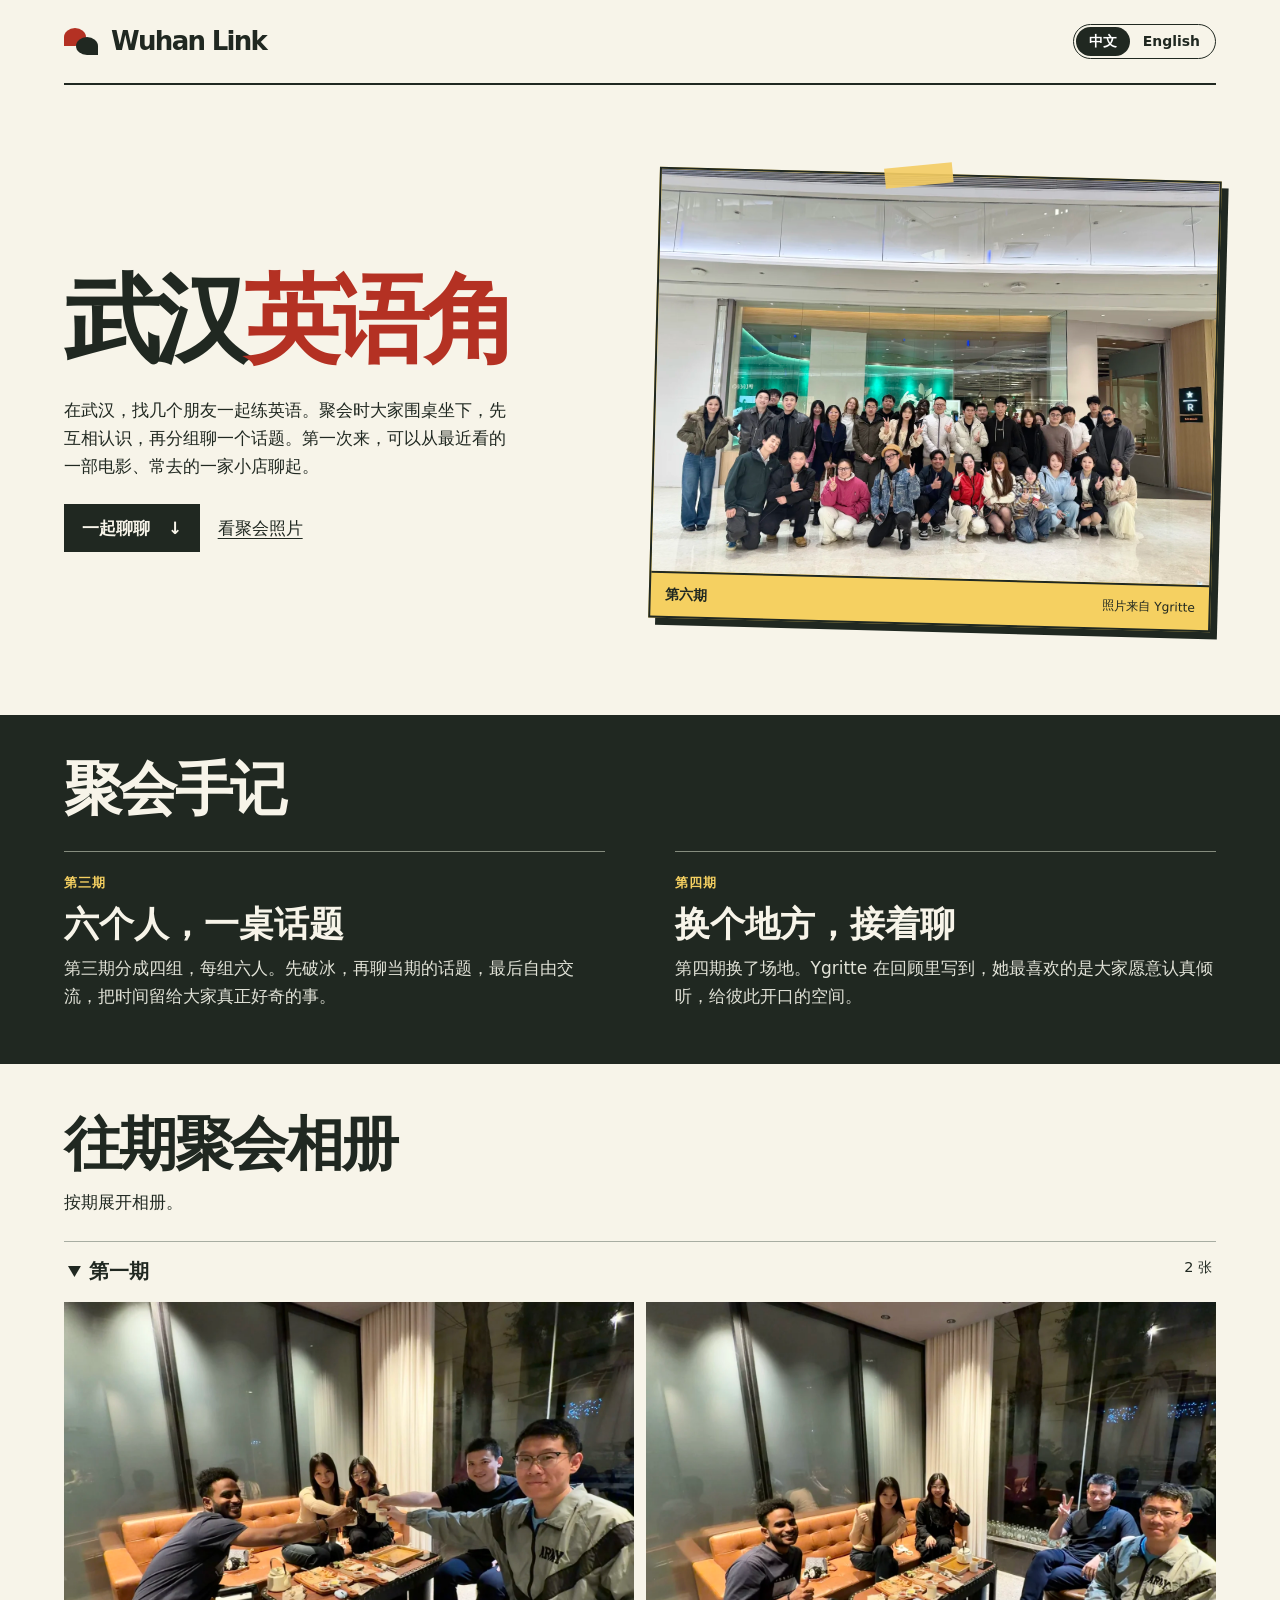
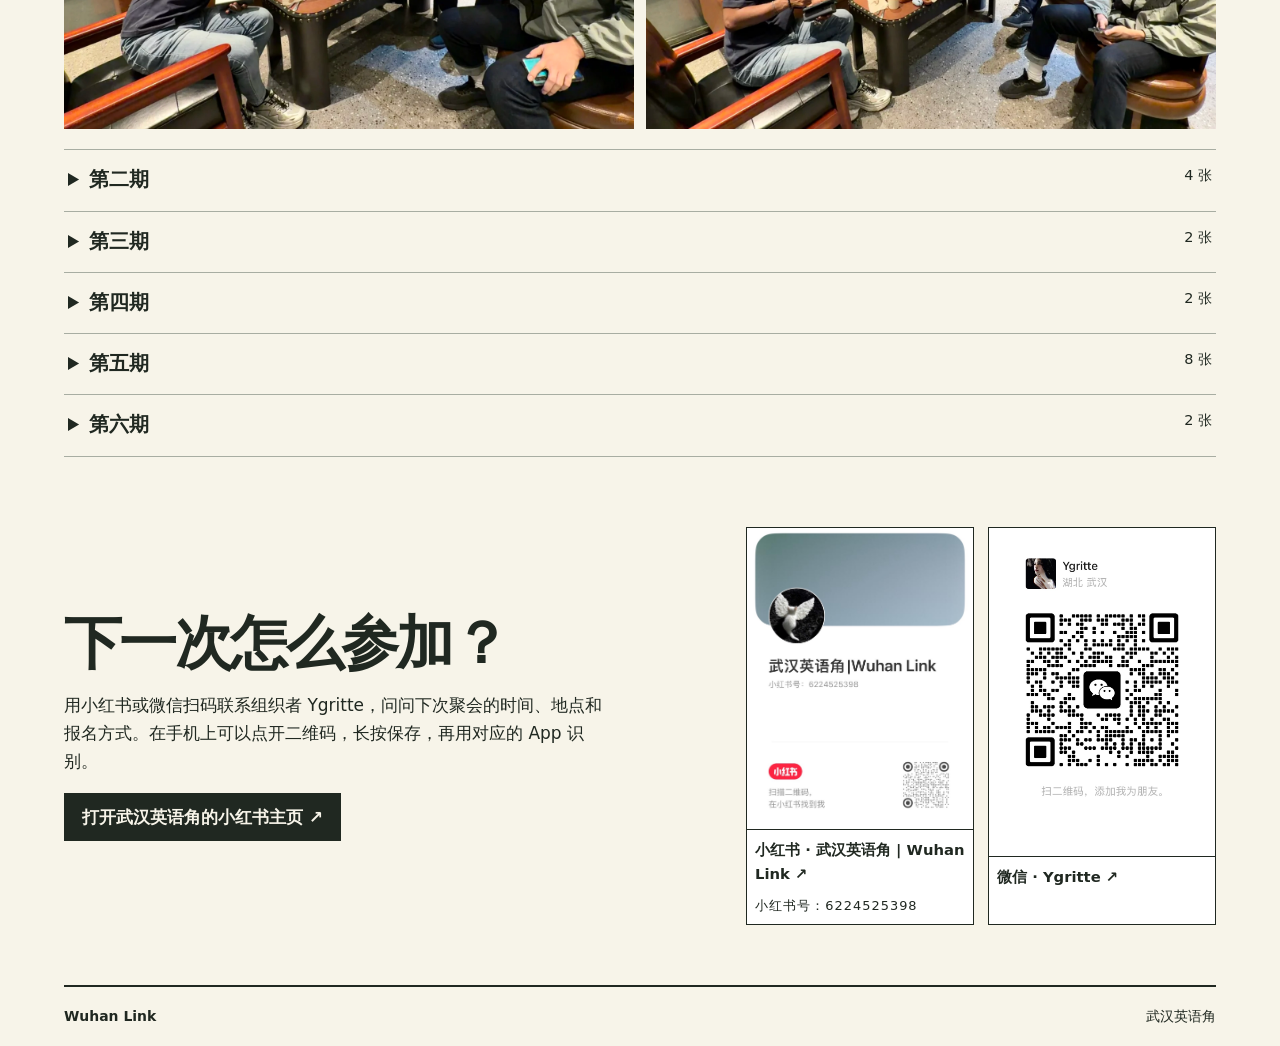
<file: index.html>
<!doctype html>
<html lang="zh-CN">
<head>
  <meta charset="utf-8">
  <meta name="viewport" content="width=device-width, initial-scale=1">
  <title>武汉英语角 · Wuhan Link</title>
  <meta name="description" content="在武汉和新朋友一起练英语。看看往期聚会的照片，了解下一次怎么参加。">
  <meta name="theme-color" content="#f7f4e9">
  <link rel="stylesheet" href="style.css?v=4">
  <link rel="alternate" hreflang="en" href="en.html">
  <link rel="alternate" hreflang="zh-CN" href="index.html">
</head>
<body>
  <header class="wrap">
    <a class="brand" href="#top"><i class="mark" aria-hidden="true"></i>Wuhan Link</a>
    <nav class="langs" aria-label="语言"><a lang="zh-CN" hreflang="zh-CN" href="index.html" aria-current="page">中文</a><a lang="en" hreflang="en" href="en.html">English</a></nav>
  </header>
  <main id="top">
    <section class="hero wrap">
      <div class="intro">
        <h1>武汉<em>英语角</em></h1>
        <p>在武汉，找几个朋友一起练英语。聚会时大家围桌坐下，先互相认识，再分组聊一个话题。第一次来，可以从最近看的一部电影、常去的一家小店聊起。</p>
        <a class="cta" href="#join">一起聊聊 <b aria-hidden="true">↓</b></a> <a class="album-link" href="#photos">看聚会照片</a>
      </div>
      <figure>
        <div class="photo"><img width="1440" height="1080" src="gathering.webp?v=original" alt="英语角的朋友们在活动后合影"></div>
        <figcaption><strong>第六期</strong><span>照片来自 Ygritte</span></figcaption>
      </figure>
    </section>
    <section class="journal"><div class="wrap">
      <h2>聚会手记</h2>
      <div class="entries">
        <article><small>第三期</small><h3>六个人，一桌话题</h3><p>第三期分成四组，每组六人。先破冰，再聊当期的话题，最后自由交流，把时间留给大家真正好奇的事。</p></article>
        <article><small>第四期</small><h3>换个地方，接着聊</h3><p>第四期换了场地。Ygritte 在回顾里写到，她最喜欢的是大家愿意认真倾听，给彼此开口的空间。</p></article>
      </div>
    </div></section>
    <section id="photos" class="album wrap"><h2>往期聚会相册</h2><p>按期展开相册。</p><details open><summary>第一期<span>2 张</span></summary><div class="prints"><img loading="lazy" width="1440" height="1080" src="photos/meetup-1-01.webp?v=original" alt="第一期现场照片 1"><img loading="lazy" width="1440" height="1080" src="photos/meetup-1-02.webp?v=original" alt="第一期现场照片 2"></div></details><details><summary>第二期<span>4 张</span></summary><div class="prints"><img loading="lazy" width="1440" height="1080" src="photos/meetup-2-01.webp?v=original" alt="第二期现场照片 1"><img loading="lazy" width="1920" height="1080" src="photos/meetup-2-02.webp?v=original" alt="第二期现场照片 2"><img loading="lazy" width="1919" height="1080" src="photos/meetup-2-03.webp?v=original" alt="第二期现场照片 3"><img loading="lazy" width="1919" height="1080" src="photos/meetup-2-04.webp?v=original" alt="第二期现场照片 4"></div></details><details><summary>第三期<span>2 张</span></summary><div class="prints"><img loading="lazy" width="1440" height="1080" src="photos/meetup-3-01.webp?v=original" alt="第三期现场照片 1"><img loading="lazy" width="1150" height="1080" src="photos/meetup-3-02.webp?v=original" alt="第三期现场照片 2"></div></details><details><summary>第四期<span>2 张</span></summary><div class="prints"><img loading="lazy" width="1440" height="1080" src="photos/meetup-4-01.webp?v=original" alt="第四期现场照片 1"><img loading="lazy" width="1440" height="1080" src="photos/meetup-4-02.webp?v=original" alt="第四期现场照片 2"></div></details><details><summary>第五期<span>8 张</span></summary><div class="prints"><img loading="lazy" width="1621" height="1080" src="photos/meetup-5-01.webp?v=original" alt="第五期现场照片 1"><img loading="lazy" width="1080" height="1620" src="photos/meetup-5-02.webp?v=original" alt="第五期现场照片 2"><img loading="lazy" width="1620" height="1080" src="photos/meetup-5-03.webp?v=original" alt="第五期现场照片 3"><img loading="lazy" width="1080" height="1620" src="photos/meetup-5-04.webp?v=original" alt="第五期现场照片 4"><img loading="lazy" width="1620" height="1080" src="photos/meetup-5-05.webp?v=original" alt="第五期现场照片 5"><img loading="lazy" width="1080" height="1620" src="photos/meetup-5-06.webp?v=original" alt="第五期现场照片 6"><img loading="lazy" width="1080" height="1620" src="photos/meetup-5-07.webp?v=original" alt="第五期现场照片 7"><img loading="lazy" width="1620" height="1080" src="photos/meetup-5-08.webp?v=original" alt="第五期现场照片 8"></div></details><details><summary>第六期<span>2 张</span></summary><div class="prints"><img loading="lazy" width="1440" height="1080" src="gathering.webp?v=original" alt="第六期现场照片 1"><img loading="lazy" width="1440" height="1080" src="photos/meetup-6-02.webp?v=original" alt="第六期现场照片 2"></div></details></section>
    <section id="join" class="join wrap">
      <div><h2>下一次怎么参加？</h2>
        <p>用小红书或微信扫码联系组织者 Ygritte，问问下次聚会的时间、地点和报名方式。在手机上可以点开二维码，长按保存，再用对应的 App 识别。</p>
        <a class="cta" href="https://www.xiaohongshu.com/user/profile/62dbd6aa000000001f015327">打开武汉英语角的小红书主页 ↗</a>
      </div>
      <div class="contacts">
        <a class="contact" href="xiaohongshu.jpg?v=20261119">
          <img src="xiaohongshu.jpg?v=20261119" width="987" height="1347" loading="lazy" alt="小红书 · 武汉英语角 | Wuhan Link 的二维码，点开原图">
          <strong>小红书 · 武汉英语角 | Wuhan Link ↗<br><small>小红书号：6224525398</small></strong>
        </a>
        <a class="contact" href="wechat.jpg">
          <img src="wechat.jpg" width="888" height="1131" loading="lazy" alt="微信 · Ygritte 的二维码，点开原图">
          <strong>微信 · Ygritte ↗</strong>
        </a>
      </div>
    </section>
  </main>
  <footer class="wrap"><strong>Wuhan Link</strong><span>武汉英语角</span></footer>
</body>
</html>
</file>
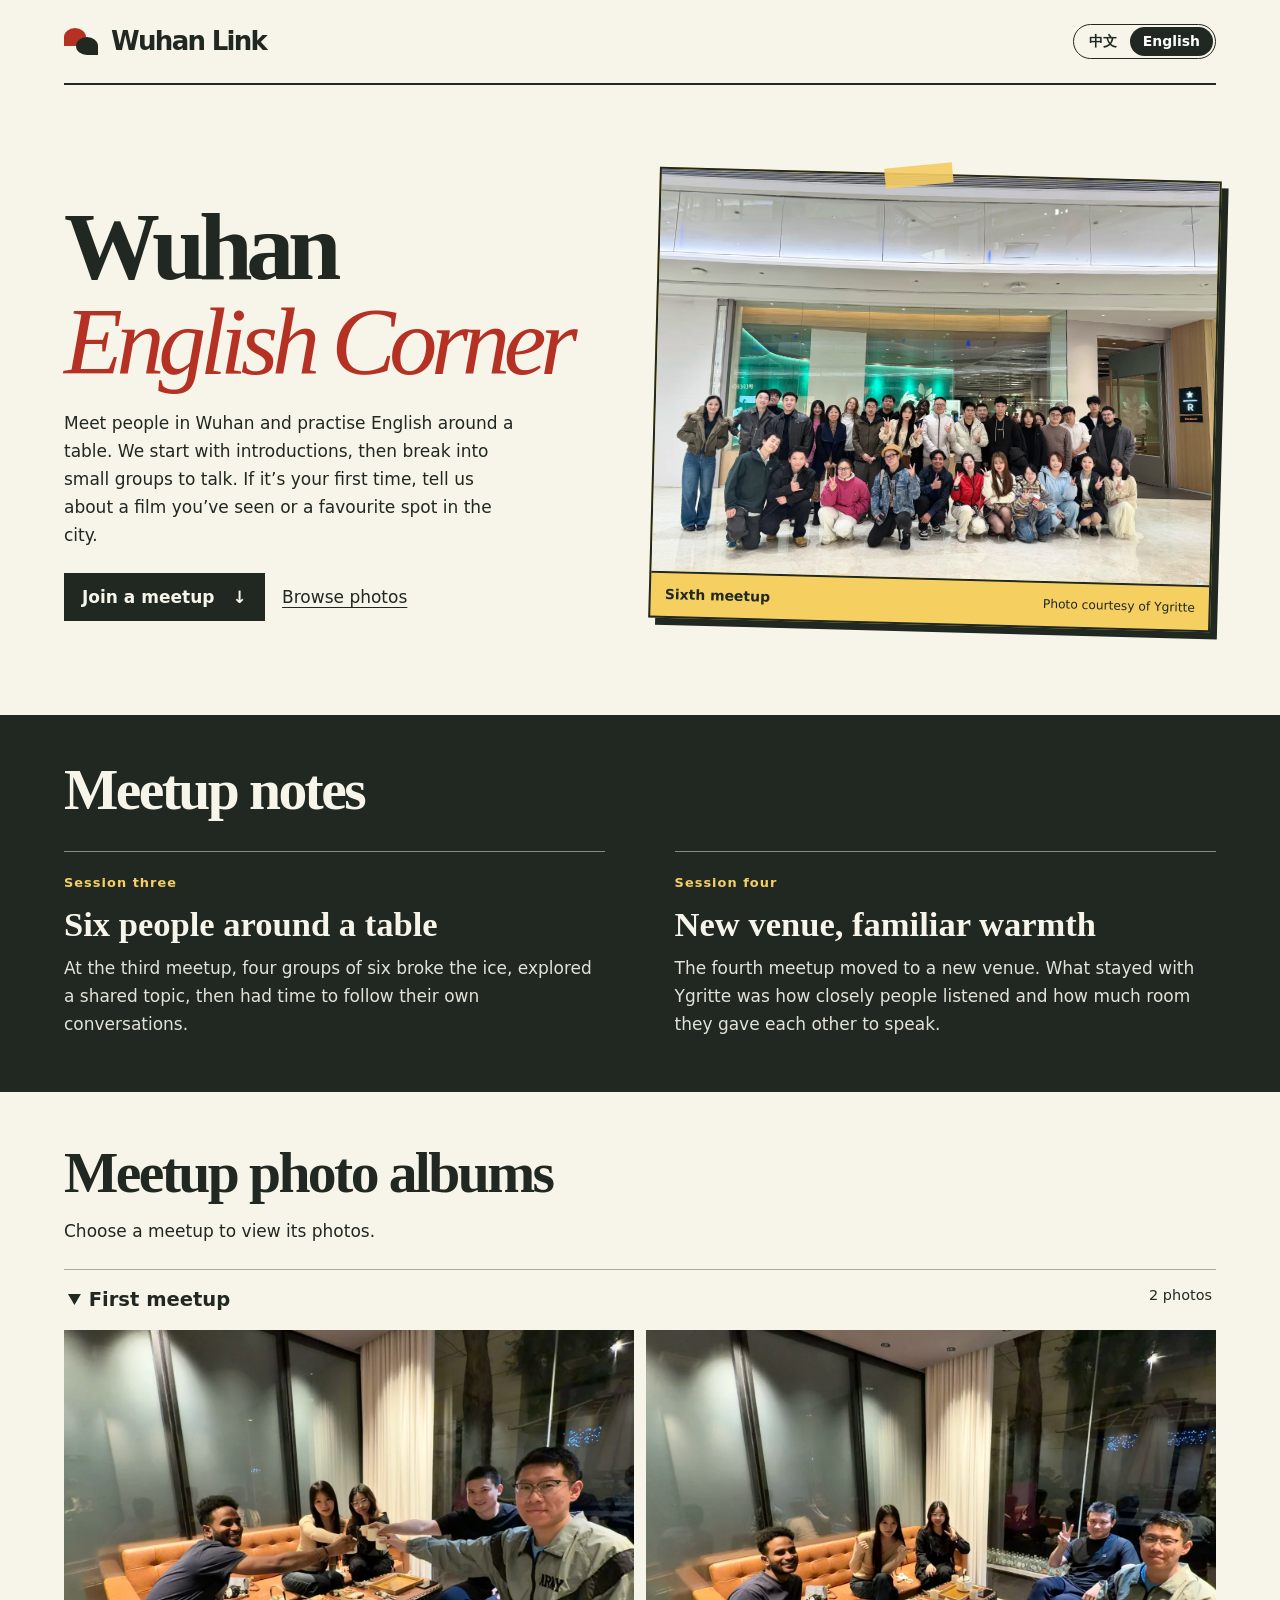
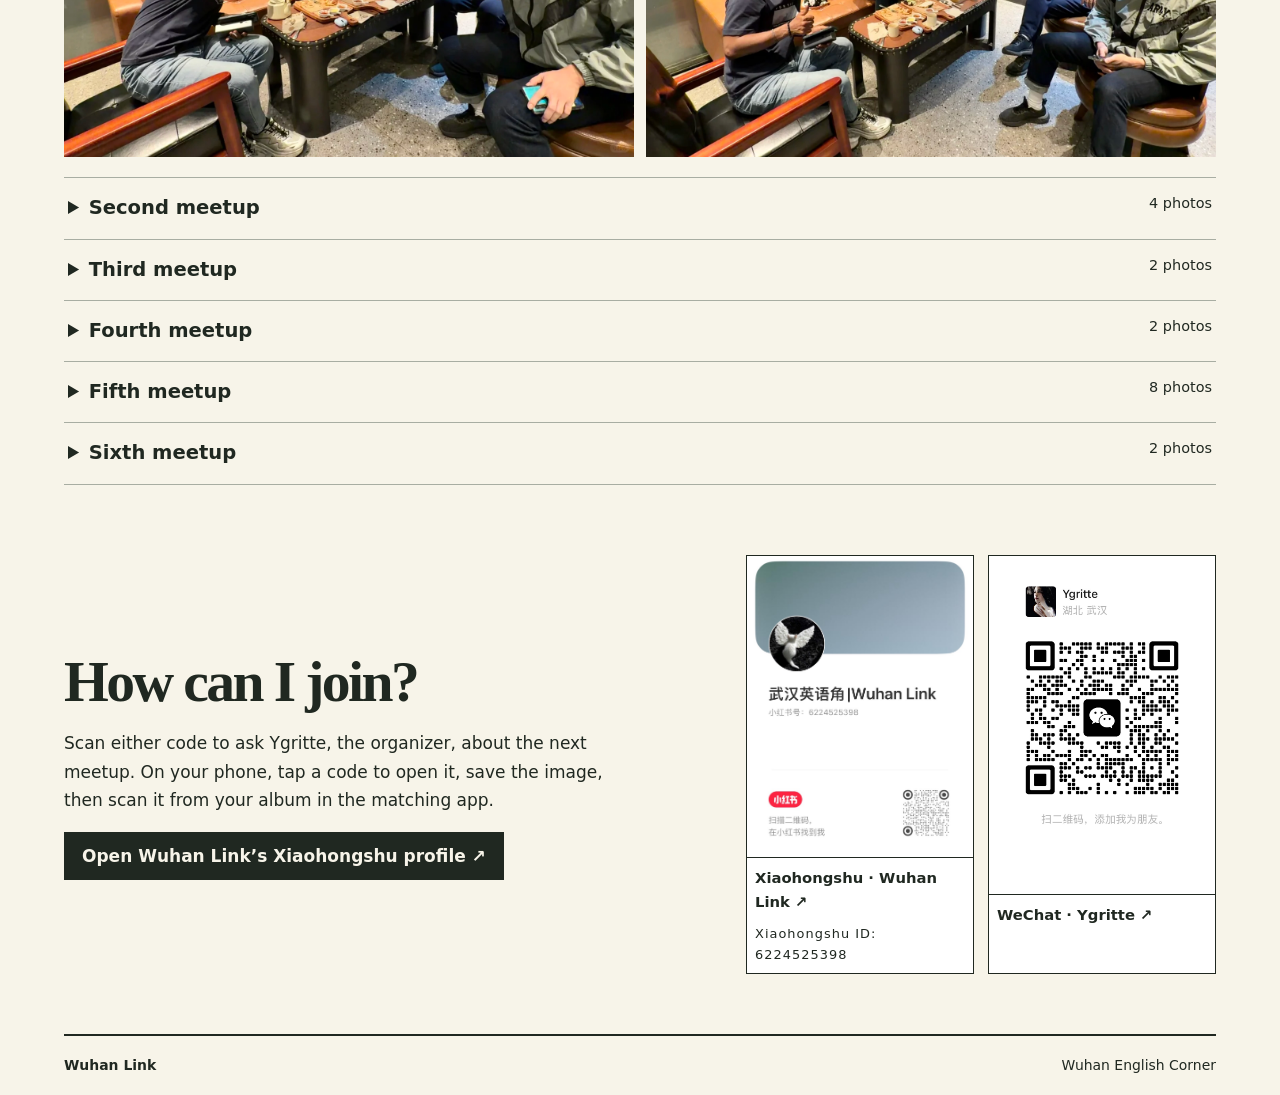
<file: en.html>
<!doctype html>
<html lang="en">
<head>
  <meta charset="utf-8">
  <meta name="viewport" content="width=device-width, initial-scale=1">
  <title>Wuhan English Corner · Wuhan Link</title>
  <meta name="description" content="Practise English in small groups in Wuhan. Browse meetup photos and find out how to join the next conversation.">
  <meta name="theme-color" content="#f7f4e9">
  <link rel="stylesheet" href="style.css?v=4">
  <link rel="alternate" hreflang="en" href="en.html">
  <link rel="alternate" hreflang="zh-CN" href="index.html">
</head>
<body>
  <header class="wrap">
    <a class="brand" href="#top"><i class="mark" aria-hidden="true"></i>Wuhan Link</a>
    <nav class="langs" aria-label="Language"><a lang="zh-CN" hreflang="zh-CN" href="index.html">中文</a><a lang="en" hreflang="en" href="en.html" aria-current="page">English</a></nav>
  </header>
  <main id="top">
    <section class="hero wrap">
      <div class="intro">
        <h1>Wuhan<br><em>English Corner</em></h1>
        <p>Meet people in Wuhan and practise English around a table. We start with introductions, then break into small groups to talk. If it’s your first time, tell us about a film you’ve seen or a favourite spot in the city.</p>
        <a class="cta" href="#join">Join a meetup <b aria-hidden="true">↓</b></a> <a class="album-link" href="#photos">Browse photos</a>
      </div>
      <figure>
        <div class="photo"><img width="1440" height="1080" src="gathering.webp?v=original" alt="English Corner participants together after a meetup"></div>
        <figcaption><strong>Sixth meetup</strong><span>Photo courtesy of Ygritte</span></figcaption>
      </figure>
    </section>
    <section class="journal"><div class="wrap">
      <h2>Meetup notes</h2>
      <div class="entries">
        <article><small>Session three</small><h3>Six people around a table</h3><p>At the third meetup, four groups of six broke the ice, explored a shared topic, then had time to follow their own conversations.</p></article>
        <article><small>Session four</small><h3>New venue, familiar warmth</h3><p>The fourth meetup moved to a new venue. What stayed with Ygritte was how closely people listened and how much room they gave each other to speak.</p></article>
      </div>
    </div></section>
    <section id="photos" class="album wrap"><h2>Meetup photo albums</h2><p>Choose a meetup to view its photos.</p><details open><summary>First meetup<span>2 photos</span></summary><div class="prints"><img loading="lazy" width="1440" height="1080" src="photos/meetup-1-01.webp?v=original" alt="First meetup, photo 1"><img loading="lazy" width="1440" height="1080" src="photos/meetup-1-02.webp?v=original" alt="First meetup, photo 2"></div></details><details><summary>Second meetup<span>4 photos</span></summary><div class="prints"><img loading="lazy" width="1440" height="1080" src="photos/meetup-2-01.webp?v=original" alt="Second meetup, photo 1"><img loading="lazy" width="1920" height="1080" src="photos/meetup-2-02.webp?v=original" alt="Second meetup, photo 2"><img loading="lazy" width="1919" height="1080" src="photos/meetup-2-03.webp?v=original" alt="Second meetup, photo 3"><img loading="lazy" width="1919" height="1080" src="photos/meetup-2-04.webp?v=original" alt="Second meetup, photo 4"></div></details><details><summary>Third meetup<span>2 photos</span></summary><div class="prints"><img loading="lazy" width="1440" height="1080" src="photos/meetup-3-01.webp?v=original" alt="Third meetup, photo 1"><img loading="lazy" width="1150" height="1080" src="photos/meetup-3-02.webp?v=original" alt="Third meetup, photo 2"></div></details><details><summary>Fourth meetup<span>2 photos</span></summary><div class="prints"><img loading="lazy" width="1440" height="1080" src="photos/meetup-4-01.webp?v=original" alt="Fourth meetup, photo 1"><img loading="lazy" width="1440" height="1080" src="photos/meetup-4-02.webp?v=original" alt="Fourth meetup, photo 2"></div></details><details><summary>Fifth meetup<span>8 photos</span></summary><div class="prints"><img loading="lazy" width="1621" height="1080" src="photos/meetup-5-01.webp?v=original" alt="Fifth meetup, photo 1"><img loading="lazy" width="1080" height="1620" src="photos/meetup-5-02.webp?v=original" alt="Fifth meetup, photo 2"><img loading="lazy" width="1620" height="1080" src="photos/meetup-5-03.webp?v=original" alt="Fifth meetup, photo 3"><img loading="lazy" width="1080" height="1620" src="photos/meetup-5-04.webp?v=original" alt="Fifth meetup, photo 4"><img loading="lazy" width="1620" height="1080" src="photos/meetup-5-05.webp?v=original" alt="Fifth meetup, photo 5"><img loading="lazy" width="1080" height="1620" src="photos/meetup-5-06.webp?v=original" alt="Fifth meetup, photo 6"><img loading="lazy" width="1080" height="1620" src="photos/meetup-5-07.webp?v=original" alt="Fifth meetup, photo 7"><img loading="lazy" width="1620" height="1080" src="photos/meetup-5-08.webp?v=original" alt="Fifth meetup, photo 8"></div></details><details><summary>Sixth meetup<span>2 photos</span></summary><div class="prints"><img loading="lazy" width="1440" height="1080" src="gathering.webp?v=original" alt="Sixth meetup, photo 1"><img loading="lazy" width="1440" height="1080" src="photos/meetup-6-02.webp?v=original" alt="Sixth meetup, photo 2"></div></details></section>
    <section id="join" class="join wrap">
      <div><h2>How can I join?</h2>
        <p>Scan either code to ask Ygritte, the organizer, about the next meetup. On your phone, tap a code to open it, save the image, then scan it from your album in the matching app.</p>
        <a class="cta" href="https://www.xiaohongshu.com/user/profile/62dbd6aa000000001f015327">Open Wuhan Link’s Xiaohongshu profile ↗</a>
      </div>
      <div class="contacts">
        <a class="contact" href="xiaohongshu.jpg?v=20261119">
          <img src="xiaohongshu.jpg?v=20261119" width="987" height="1347" loading="lazy" alt="Xiaohongshu · Wuhan Link QR code, open full size">
          <strong>Xiaohongshu · Wuhan Link ↗<br><small>Xiaohongshu ID: 6224525398</small></strong>
        </a>
        <a class="contact" href="wechat.jpg">
          <img src="wechat.jpg" width="888" height="1131" loading="lazy" alt="WeChat · Ygritte QR code, open full size">
          <strong>WeChat · Ygritte ↗</strong>
        </a>
      </div>
    </section>
  </main>
  <footer class="wrap"><strong>Wuhan Link</strong><span>Wuhan English Corner</span></footer>
</body>
</html>
</file>
<file: style.css>
:root {
  --paper: #f7f4e9;
  --ink: #202821;
  --red: #b43123;
  --yellow: #f5d061;
  font: 17px/1.65 "Instrument Sans", "PingFang SC", "Microsoft YaHei", system-ui, sans-serif;
  color: var(--ink);
  background: var(--paper);
}
* { box-sizing: border-box; }
body, figure, h1, h2, h3, p { margin: 0; }
.wrap { width: min(1200px, 90%); margin-inline: auto; }
header, footer, .langs, figcaption, .join { display: flex; align-items: center; justify-content: space-between; gap: 1rem; }
header { padding-block: 20px; border-bottom: 2px solid; }
a { color: inherit; text-decoration: none; }
a:focus-visible { outline: 3px solid var(--red); outline-offset: 4px; }
.brand { display: flex; align-items: center; gap: 13px; font-weight: 850; font-size: 26px; letter-spacing: -.065em; }
.mark { width: 34px; height: 27px; position: relative; display: inline-block; }
.mark::before, .mark::after { content: ""; position: absolute; width: 22px; height: 18px; border-radius: 50% 50% 50% 0; background: var(--red); }
.mark::after { inset: 9px 0 auto auto; background: var(--ink); transform: scaleX(-1); }
.langs { gap: 0; border: 1px solid var(--ink); border-radius: 2em; padding: 2px; }
.langs a { padding: 3px 13px; border-radius: inherit; font-size: .82rem; font-weight: 650; }
.langs [aria-current] { background: var(--ink); color: white; }
.hero { display: grid; grid-template-columns: 1fr 1.08fr; gap: 6%; align-items: center; padding-block: clamp(50px, 7vw, 100px); }
small { font-size: .76rem; font-weight: 730; letter-spacing: .08em; }
.eyebrow { display: flex; align-items: center; gap: 10px; }
.eyebrow::before { content: ""; width: 30px; height: 3px; background: var(--red); }
h1, h2, h3 { font-family: "Baskervville", Georgia, "Songti SC", "SimSun", serif; }
h1 { font-size: clamp(54px, 7.5vw, 108px); line-height: .99; letter-spacing: -.065em; margin: 20px 0; }
h1:lang(zh-CN) { line-height: 1.13; }
h1 em { color: var(--red); font-weight: 500; }
h1 em:lang(zh-CN) { font-style: normal; font-weight: 750; }
.intro p { max-width: 42ch; }
.cta { display: inline-flex; align-items: center; justify-content: space-between; gap: 18px; background: var(--ink); color: var(--paper); font-weight: 700; padding: 10px 18px; }
.cta:hover { background: var(--red); }
.intro .cta { margin-top: 24px; }
figure { position: relative; transform: rotate(1.5deg); background: var(--yellow); border: 2px solid var(--ink); box-shadow: 7px 7px var(--ink); }
figure::before { content: ""; position: absolute; z-index: 1; width: 68px; height: 20px; top: -10px; left: 40%; transform: rotate(-7deg); background: #f4cd65e8; }
.photo { overflow: hidden; }
.photo img { display: block; width: 100%; height: auto; aspect-ratio: 1.39; object-fit: cover; }
figcaption { padding: 10px 14px; border-top: 2px solid; font-size: .82rem; }
figcaption span { font-size: .72rem; }
.journal { padding: 42px 0 54px; background: var(--ink); color: var(--paper); }
h2 { font-size: clamp(35px, 4.5vw, 64px); line-height: 1.15; letter-spacing: -.045em; }
.entries { display: grid; grid-template-columns: 1fr 1fr; gap: 6%; margin-top: 28px; }
article { border-top: 1px solid #858c7e; padding-top: 15px; }
article small { color: var(--yellow); }
h3 { margin: 8px 0; font-size: clamp(24px, 2.7vw, 36px); line-height: 1.25; }
article p { max-width: 50ch; color: #e2e3d8; }
.join { padding-block: 60px; }
.join p { max-width: 50ch; margin-top: 14px; }
.join small { display: block; margin-top: 8px; font-weight: 500; }
footer { border-top: 2px solid; padding-block: 18px; font-size: .82rem; }
@media (max-width: 750px) {
  .hero, .entries { grid-template-columns: 1fr; gap: 32px; }
  .hero { padding-block: 30px 44px; }
  figure { margin-inline: 3px 8px; }
  .join { align-items: flex-start; flex-direction: column; padding-block: 40px; }
  .journal { padding-block: 34px; }
  .brand { font-size: 22px; }
  figcaption { gap: 8px; flex-wrap: wrap; }
}

.join { gap: 2rem; }
.join .cta { margin-top: 18px; }
.contacts {
  display: grid;
  grid-template-columns: repeat(2, minmax(0, 1fr));
  gap: 14px;
  width: min(100%, 470px);
  flex-shrink: 0;
}
.contact { display: grid; background: white; border: 1px solid var(--ink); }
.contact img { width: 100%; height: auto; aspect-ratio: 3 / 4; object-fit: contain; }
.contact strong { padding: 8px; border-top: 1px solid var(--ink); font-size: .87rem; }
.contact:hover strong { background: var(--yellow); }
@media (max-width: 900px) {
  .join { align-items: flex-start; flex-direction: column; }
}
.album-link { margin-inline-start: 12px; text-decoration: underline; text-underline-offset: 4px; }
.album { padding-block: 48px 10px; }
.album > p { margin: 10px 0 24px; }
.album details { border-top: 1px solid #a8ada2; }
.album details:last-child { border-bottom: 1px solid #a8ada2; }
.album summary { cursor: pointer; padding: 14px 4px; font-size: 1.15rem; font-weight: 700; }
.album summary span { float: right; font-size: .85rem; font-weight: 500; }
.prints { display: grid; grid-template-columns: repeat(auto-fit,minmax(min(100%,220px),1fr)); gap: 12px; padding: 0 0 20px; }
.prints img { display: block; width: 100%; height: auto; aspect-ratio: 4 / 3; object-fit: cover; }
@media(max-width:600px){ .prints { grid-template-columns: repeat(2,minmax(0,1fr)); } }
</file>
